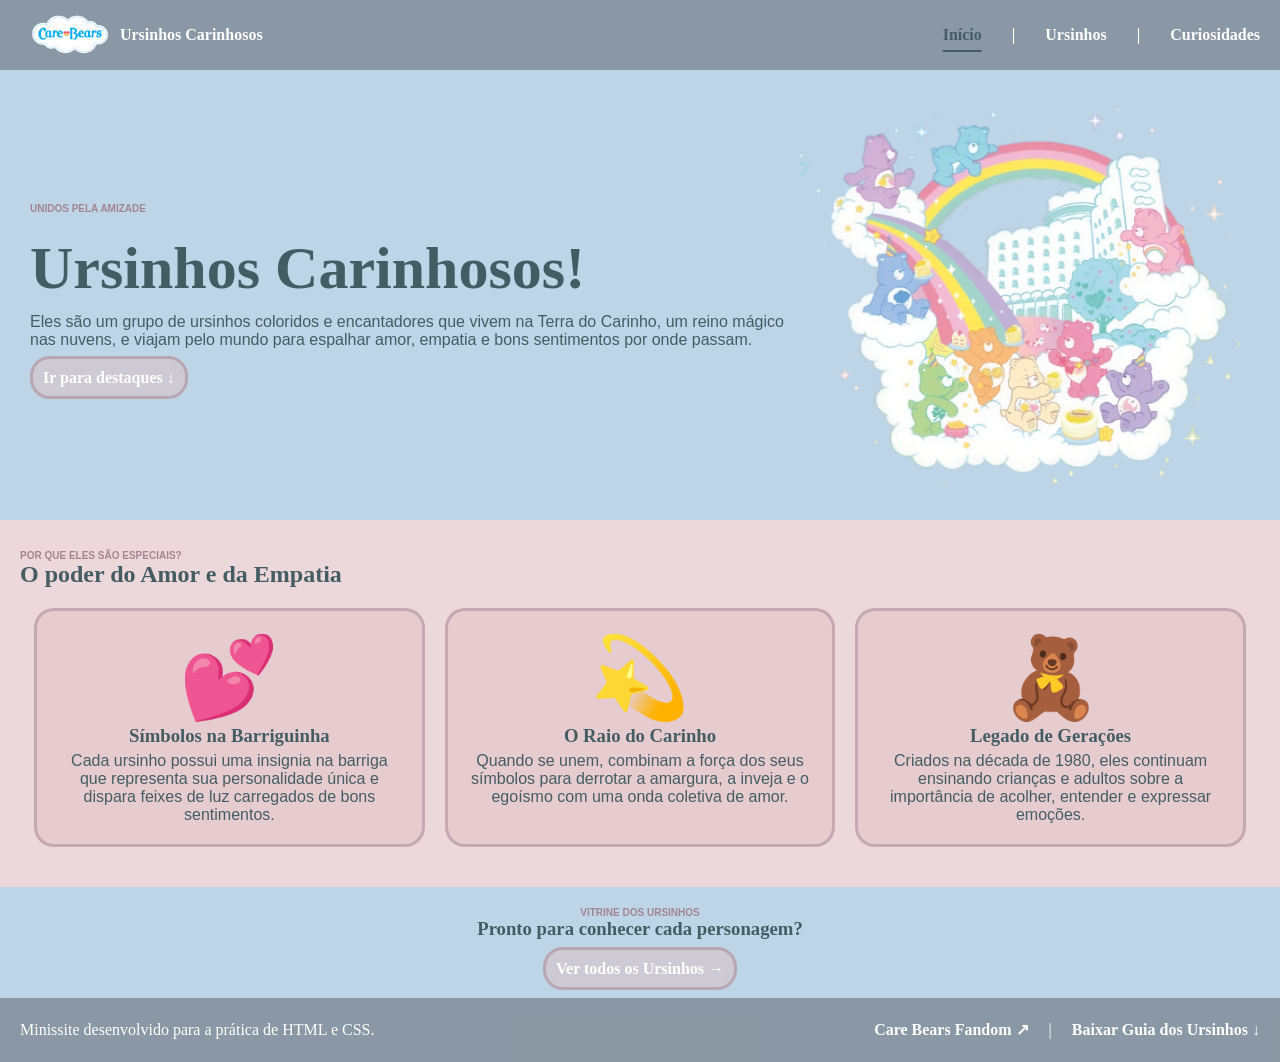
<file: index.html>
<!DOCTYPE html>
<html lang="pt-BR">
    <head>
        <meta charset="UTF-8"/>
        <title>Vitrine dos Ursinhos Carinhosos - Início</title>
        <link rel="stylesheet" href="css/style.css"/>
    </head>

    <body>
        <header>
            <section id="logo">
                <img src="assets/img/logo.png" alt="Logo dos Ursinhos Carinhosos"/>
                <p>Ursinhos Carinhosos</p>
            </section>
            <section id="opcoes">
                <span id="opcao-inicio"><a href="index.html">Início</a></span>
                <p>|</p>
                <span id="opcao-ursinhos"><a href="pages/ursinhos.html">Ursinhos</a></span>
                <p>|</p>
                <span id="opcao-curiosidades"><a href="pages/curiosidades.html">Curiosidades</a></span>
            </section>
        </header>

        <main>
            <section id="introducao">
                <article>
                    <p class="letras_pequenas">Unidos pela amizade</p>
                    <h1>Ursinhos Carinhosos!</h1>
                    <p>Eles são um grupo de ursinhos coloridos e encantadores que vivem na Terra do Carinho, um reino mágico nas nuvens, e viajam pelo mundo para espalhar amor, empatia e bons sentimentos por onde passam.</p>
                    <span id="ir-para-destaques"><a href="#destaques">Ir para destaques ↓</a></span>
                </article>
                <img src="assets/img/icon.png" alt="Foto dos ursinhos carinhosos na Nuvenlândia"/>
            </section>
            <section id="destaques">
                <article>
                    <p class="letras_pequenas">Por que eles são especiais?</p>
                    <h2>O poder do Amor e da Empatia</h2>
                </article>
                <section id="motivos">
                    <article class="motivo">
                        <span class="emoji">💕</span>
                        <h3>Símbolos na Barriguinha</h3>
                        <p>Cada ursinho possui uma insignia na barriga que representa sua personalidade única e dispara feixes de luz carregados de bons sentimentos.</p>
                    </article>
                    <article class="motivo">
                        <span class="emoji">💫</span>
                        <h3>O Raio do Carinho</h3>
                        <p>Quando se unem, combinam a força dos seus símbolos para derrotar a amargura, a inveja e o egoísmo com uma onda coletiva de amor.</p>
                    </article>
                    <article class="motivo">
                        <span class="emoji">🧸</span>
                        <h3>Legado de Gerações</h3>
                        <p>Criados na década de 1980, eles continuam ensinando crianças e adultos sobre a importância de acolher, entender e expressar emoções.</p>
                    </article>
                </section>
            </section>
            <section id="ir-para-personagens">
                <p class="letras_pequenas">Vitrine dos Ursinhos</p>
                <h3>Pronto para conhecer cada personagem?</h3>
                <a href="pages/ursinhos.html">Ver todos os Ursinhos →</a>
            </section>
        </main>

        <footer>
            <section>
                <p>Minissite desenvolvido para a prática de HTML e CSS.</p>
            </section>
            <section id="links-rodape">
                <span class="link"><a href="https://carebears.fandom.com/wiki/Care_Bears" target="_blank" rel="noreferrer">Care Bears Fandom ↗</a></span>
                <p>|</p>
                <span class="link"><a href="assets/files/guia_ursinhos_carinhosos.txt" download>Baixar Guia dos Ursinhos ↓</a></span>
            </section>
        </footer>
    </body>
</html>
</file>
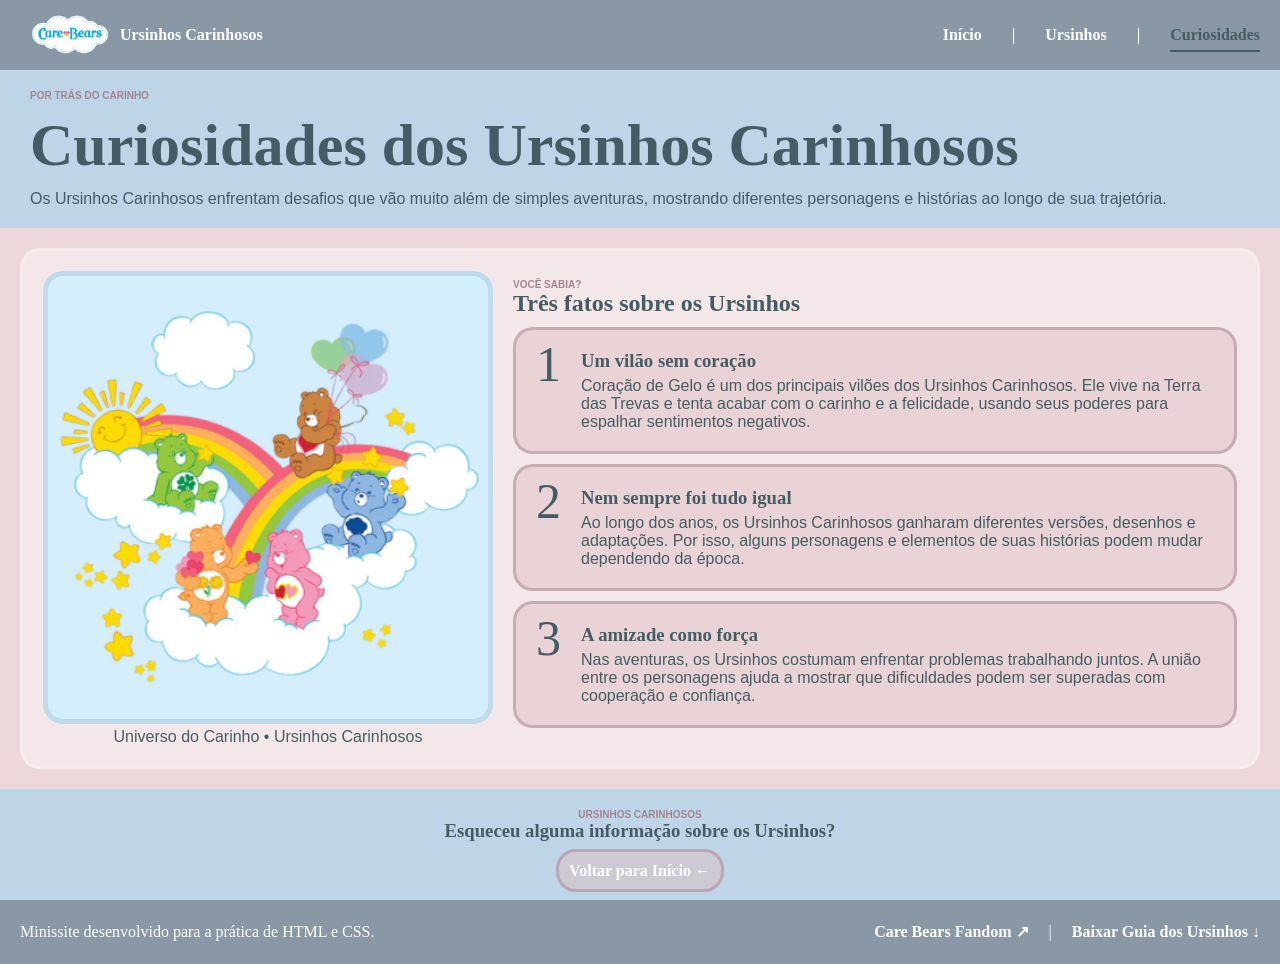
<file: pages/curiosidades.html>
<!DOCTYPE html>
<html lang="pt-BR">
    <head>
        <meta charset="UTF-8"/>
        <title>Vitrine dos Ursinhos Carinhosos - Curiosidades</title>
        <link rel="stylesheet" href="../css/curiosidades.css"/>
    </head>

    <body>
        <header>
            <section id="logo">
                <img src="../assets/img/logo.png" alt="Logo dos Ursinhos Carinhosos"/>
                <p>Ursinhos Carinhosos</p>
            </section>
            <section id="opcoes">
                <span id="opcao-inicio"><a href="../index.html">Início</a></span>
                <p>|</p>
                <span id="opcao-ursinhos"><a href="../pages/ursinhos.html">Ursinhos</a></span>
                <p>|</p>
                <span id="opcao-curiosidades"><a href="../pages/curiosidades.html">Curiosidades</a></span>
            </section>
        </header>

        <main>
            <section id="introducao">
                <article>
                    <p class="letras_pequenas">Por trás do carinho</p>
                    <h1>Curiosidades dos Ursinhos Carinhosos</h1>
                    <p>Os Ursinhos Carinhosos enfrentam desafios que vão muito além de simples aventuras, mostrando diferentes personagens e histórias ao longo de sua trajetória.</p>
                </article>
            </section>
            <section id="area-curiosidades">
                <section id="icone">
                    <img src="../assets/img/curiosidades.png" alt="Foto dos Ursinhos Carinhosos em um arco-íris."/>
                    <p>Universo do Carinho • Ursinhos Carinhosos</p>
                </section>
                <section>
                    <article>
                        <p class="letras_pequenas">Você sabia?</p>
                        <h2>Três fatos sobre os Ursinhos</h2>
                    </article>
                    <section id="curiosidades">
                        <section class="curiosidade">
                            <span class="numero">1</span>
                            <article>
                                <h3>Um vilão sem coração</h3>
                                <p>Coração de Gelo é um dos principais vilões dos Ursinhos Carinhosos. Ele vive na Terra das Trevas e tenta acabar com o carinho e a felicidade, usando seus poderes para espalhar sentimentos negativos.</p>
                            </article>
                        </section>
                        <section class="curiosidade">
                            <span class="numero">2</span>
                            <article>
                                <h3>Nem sempre foi tudo igual</h3>
                                <p>Ao longo dos anos, os Ursinhos Carinhosos ganharam diferentes versões, desenhos e adaptações. Por isso, alguns personagens e elementos de suas histórias podem mudar dependendo da época.</p>
                            </article>
                        </section>
                        <section class="curiosidade">
                            <span class="numero">3</span>
                            <article>
                                <h3>A amizade como força</h3>
                                <p>Nas aventuras, os Ursinhos costumam enfrentar problemas trabalhando juntos. A união entre os personagens ajuda a mostrar que dificuldades podem ser superadas com cooperação e confiança.</p>
                            </article>
                        </section>
                    </section>
                </section>
            </section>
            <section id="ir-para-inicio">
                <p class="letras_pequenas">Ursinhos Carinhosos</p>
                <h3>Esqueceu alguma informação sobre os Ursinhos?</h3>
                <a href="../index.html">Voltar para Início ←</a>
            </section>
        </main>

        <footer>
            <section>
                <p>Minissite desenvolvido para a prática de HTML e CSS.</p>
            </section>
            <section id="links-rodape">
                <span class="link"><a href="https://carebears.fandom.com/wiki/Care_Bears" target="_blank" rel="noreferrer">Care Bears Fandom ↗</a></span>
                <p>|</p>
                <span class="link"><a href="../assets/files/guia_ursinhos_carinhosos.txt" download>Baixar Guia dos Ursinhos ↓</a></span>
            </section>
        </footer>
    </body>
</html>
</file>
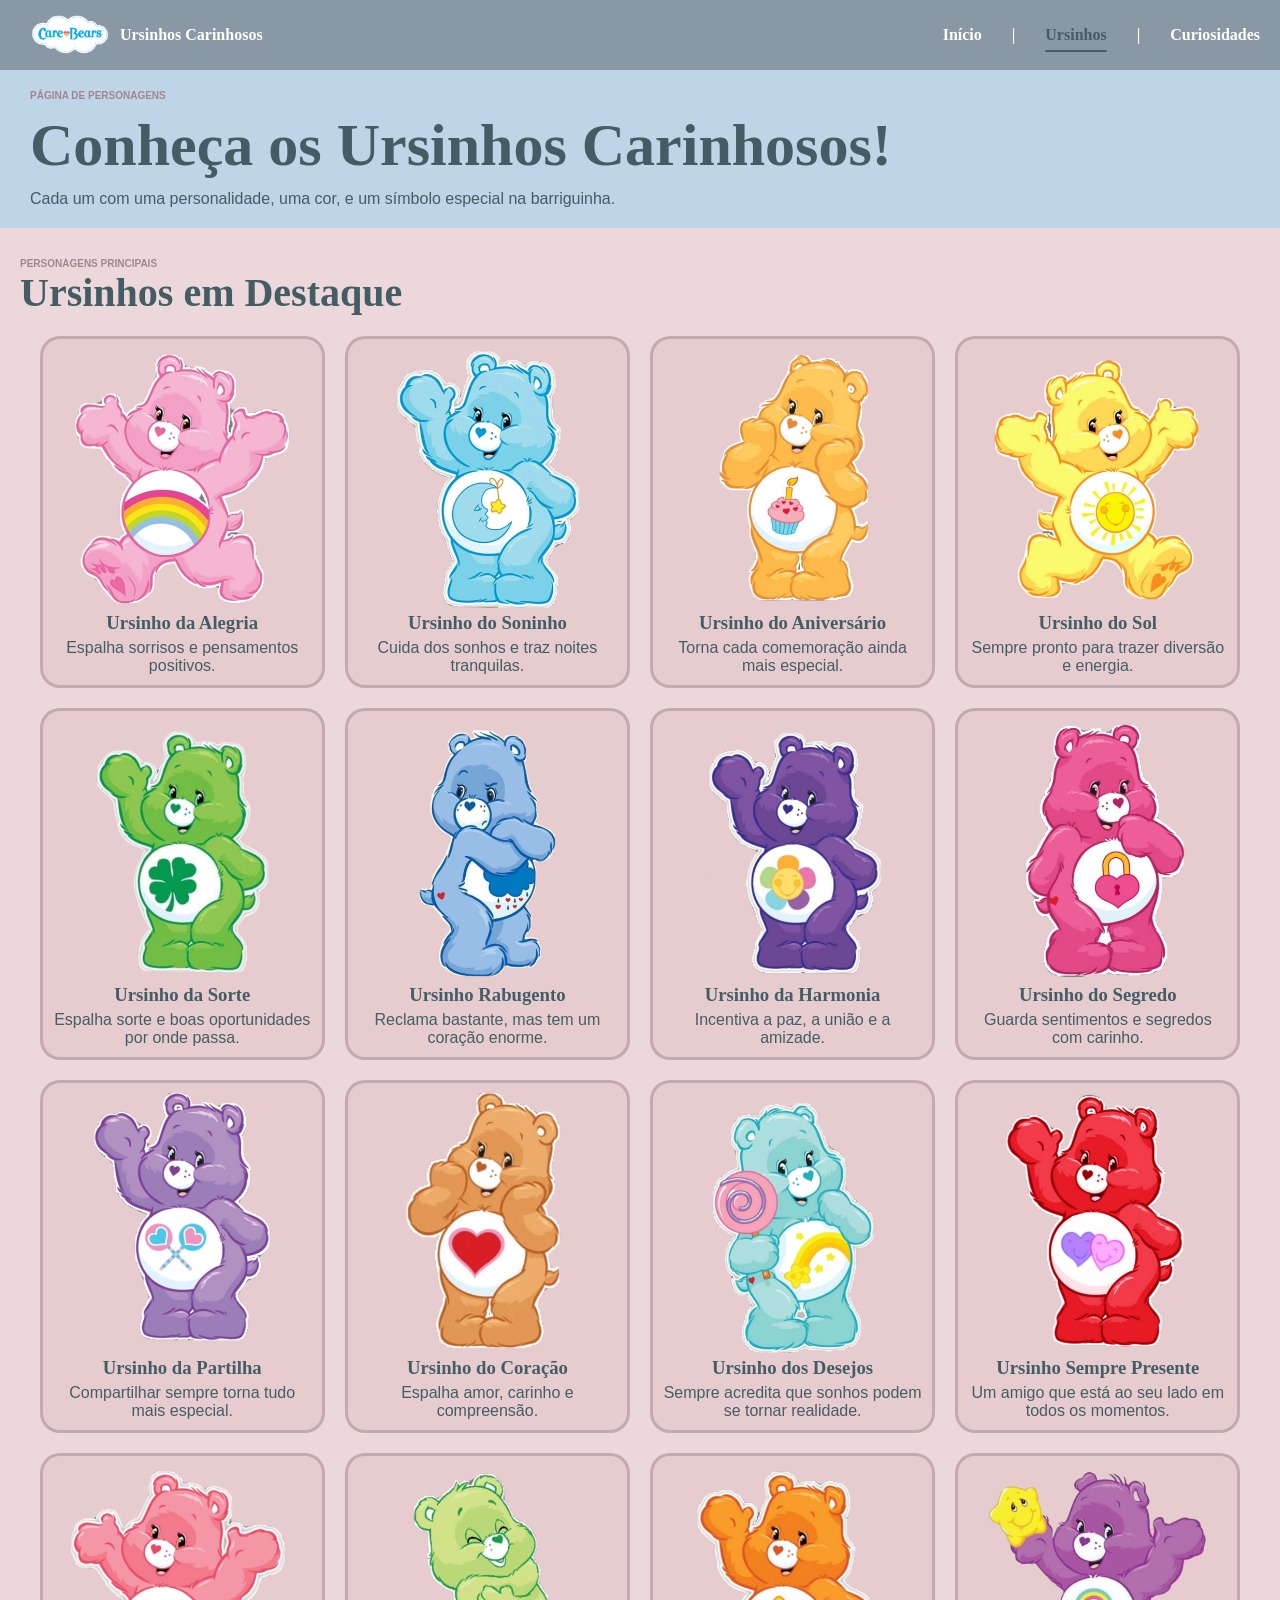
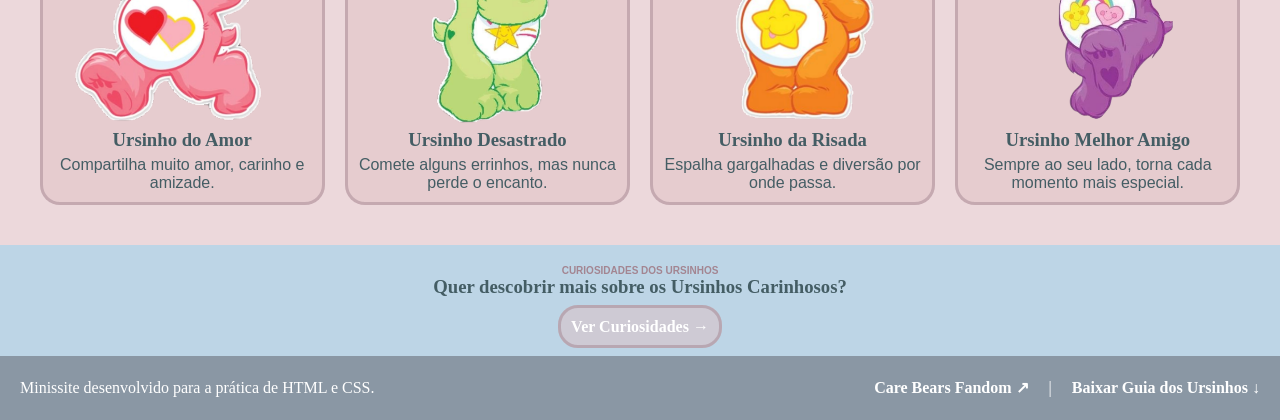
<file: pages/ursinhos.html>
<!DOCTYPE html>
<html lang="pt-BR">
    <head>
        <meta charset="UTF-8"/>
        <title>Vitrine dos Ursinhos Carinhosos - Ursinhos</title>
        <link rel="stylesheet" href="../css/ursinhos.css"/>
    </head>

    <body>
        <header>
            <section id="logo">
                <img src="../assets/img/logo.png" alt="Logo dos Ursinhos Carinhosos"/>
                <p>Ursinhos Carinhosos</p>
            </section>
            <section id="opcoes">
                <span id="opcao-inicio"><a href="../index.html">Início</a></span>
                <p>|</p>
                <span id="opcao-ursinhos"><a href="../pages/ursinhos.html">Ursinhos</a></span>
                <p>|</p>
                <span id="opcao-curiosidades"><a href="../pages/curiosidades.html">Curiosidades</a></span>
            </section>
        </header>

        <main>
            <section id="introducao">
                <article>
                    <p class="letras_pequenas">Página de personagens</p>
                    <h1>Conheça os Ursinhos Carinhosos!</h1>
                    <p>Cada um com uma personalidade, uma cor, e um símbolo especial na barriguinha.</p>
                </article>
            </section>
            <section id="personagens">
                <article>
                    <p class="letras_pequenas">Personagens principais</p>
                    <h2>Ursinhos em Destaque</h2>
                </article>
                <section id="ursinhos">
                    <article class="ursinho">
                        <img src="../assets/img/cheer.png" alt="Foto do Ursinho da Alegria"/>
                        <h3>Ursinho da Alegria</h3>
                        <p>Espalha sorrisos e pensamentos positivos.</p>
                    </article>
                    <article class="ursinho">
                        <img src="../assets/img/bedtime.png" alt="Foto do Ursinho do Soninho"/>
                        <h3>Ursinho do Soninho</h3>
                        <p>Cuida dos sonhos e traz noites tranquilas.</p>
                    </article>
                    <article class="ursinho">
                        <img src="../assets/img/birthday.png" alt="Foto do Ursinho do Aniversário"/>
                        <h3>Ursinho do Aniversário</h3>
                        <p>Torna cada comemoração ainda mais especial.</p>
                    </article>
                    <article class="ursinho">
                        <img src="../assets/img/funshine.png" alt="Foto do Ursinho da Sol"/>
                        <h3>Ursinho do Sol</h3>
                        <p>Sempre pronto para trazer diversão e energia.</p>
                    </article>
                    <article class="ursinho">
                        <img src="../assets/img/goodluck.png" alt="Foto do Ursinho da Sorte"/>
                        <h3>Ursinho da Sorte</h3>
                        <p>Espalha sorte e boas oportunidades por onde passa.</p>
                    </article>
                    <article class="ursinho">
                        <img src="../assets/img/grumpy.png" alt="Foto do Ursinho Rabugento"/>
                        <h3>Ursinho Rabugento</h3>
                        <p>Reclama bastante, mas tem um coração enorme.</p>
                    </article>
                    <article class="ursinho">
                        <img src="../assets/img/harmony.png" alt="Foto do Ursinho da Harmonia"/>
                        <h3>Ursinho da Harmonia</h3>
                        <p>Incentiva a paz, a união e a amizade.</p>
                    </article>
                    <article class="ursinho">
                        <img src="../assets/img/secretheart.png" alt="Foto do Ursinho do Segredo"/>
                        <h3>Ursinho do Segredo</h3>
                        <p>Guarda sentimentos e segredos com carinho.</p>
                    </article>
                    <article class="ursinho">
                        <img src="../assets/img/share.png" alt="Foto do Ursinho da Partilha"/>
                        <h3>Ursinho da Partilha</h3>
                        <p>Compartilhar sempre torna tudo mais especial.</p>
                    </article>
                    <article class="ursinho">
                        <img src="../assets/img/tenderheart.png" alt="Foto do Ursinho do Coração"/>
                        <h3>Ursinho do Coração</h3>
                        <p>Espalha amor, carinho e compreensão.</p>
                    </article>
                    <article class="ursinho">
                        <img src="../assets/img/wish.png" alt="Foto do Ursinho dos Desejos"/>
                        <h3>Ursinho dos Desejos</h3>
                        <p>Sempre acredita que sonhos podem se tornar realidade.</p>
                    </article>
                    <article class="ursinho">
                        <img src="../assets/img/alwaysthere.png" alt="Foto do Ursinho Sempre Presente"/>
                        <h3>Ursinho Sempre Presente</h3>
                        <p>Um amigo que está ao seu lado em todos os momentos.</p>
                    </article>
                    <article class="ursinho">
                        <img src="../assets/img/lovealot.png" alt="Foto do Ursinho do Amor"/>
                        <h3>Ursinho do Amor</h3>
                        <p>Compartilha muito amor, carinho e amizade.</p>
                    </article>
                    <article class="ursinho">
                        <img src="../assets/img/oopsy.png" alt="Foto do Ursinho Desastrado"/>
                        <h3>Ursinho Desastrado</h3>
                        <p>Comete alguns errinhos, mas nunca perde o encanto.</p>
                    </article>
                    <article class="ursinho">
                        <img src="../assets/img/laughalot.png" alt="Foto do Ursinho da Risada"/>
                        <h3>Ursinho da Risada</h3>
                        <p>Espalha gargalhadas e diversão por onde passa.</p>
                    </article>
                    <article class="ursinho">
                        <img src="../assets/img/bestfriend.png" alt="Foto do Ursinho Melhor Amigo"/>
                        <h3>Ursinho Melhor Amigo</h3>
                        <p>Sempre ao seu lado, torna cada momento mais especial.</p>
                    </article>
                </section>
            </section>
            <section id="ir-para-curiosidades">
                <p class="letras_pequenas">Curiosidades dos Ursinhos</p>
                <h3>Quer descobrir mais sobre os Ursinhos Carinhosos?</h3>
                <a href="../pages/curiosidades.html">Ver Curiosidades →</a>
            </section>
        </main>

        <footer>
            <section>
                <p>Minissite desenvolvido para a prática de HTML e CSS.</p>
            </section>
            <section id="links-rodape">
                <span class="link"><a href="https://carebears.fandom.com/wiki/Care_Bears" target="_blank" rel="noreferrer">Care Bears Fandom ↗</a></span>
                <p>|</p>
                <span class="link"><a href="../assets/files/guia_ursinhos_carinhosos.txt" download>Baixar Guia dos Ursinhos ↓</a></span>
            </section>
        </footer>
    </body>
</html>
</file>
<file: css/style.css>
* {
    padding: 0;
    margin: 0;
    box-sizing: border-box;
}

body {
    background-color: rgb(236, 216, 219);
    font-family: Georgia, 'Times New Roman', Times, serif;
    color: rgb(68, 93, 100);
}

header {
    background-color: rgba(98, 125, 141, 0.7);
    padding: 10px;
    display: flex;
    justify-content: space-between;
    padding-left: 20px;
    padding-right: 20px;
    align-items: center;
}

a {
    text-decoration: none;
    color: rgb(255, 255, 255);
}

a:hover {
    color: rgb(68, 93, 100);
}

#logo {
    display: flex;
    align-items: center;
    font-weight: bold;
    color: rgb(255, 255, 255);
}

#logo img {
    height: 50px;
}

#opcoes {
    color: white;
    display: flex;
    gap: 30px;
    font-weight: bold;
}

#opcao-inicio a{
    color: rgb(68, 93, 100);
    text-decoration: underline;
    text-decoration-thickness: 2px;
    text-underline-offset: 10px;
}

.letras_pequenas {
    font-family: 'Segoe UI', Tahoma, Geneva, Verdana, sans-serif;
    font-weight: bold;
    text-transform: uppercase;
    font-size: x-small;
    color: rgb(163, 133, 145);
}

#introducao {
    background-color: rgba(170, 212, 236, 0.7);
    padding-left: 30px;
    padding-right: 30px;
    display: flex;
    justify-content: space-between;
    align-items: center;
    gap: 10px;
    margin-bottom: 10px;
}

#introducao h1 {
    font-size: 60px;
    margin-top: 10px;
    margin-bottom: 10px;
}

#introducao p {
    font-family: 'Segoe UI', Tahoma, Geneva, Verdana, sans-serif;
    margin-bottom: 20px;
}

#ir-para-destaques {
    padding: 10px;
    background-color: rgb(223, 192, 196, 0.5);
    border-radius: 20px;
    border-style: solid;
    border-color: rgb(163, 133, 145, 0.5);
    font-weight: bold;
}

#ir-para-destaques a:hover {
    color: rgb(163, 133, 145);
}

#introducao img {
    width: 450px;
    height: 450px;
}

#destaques {
    padding: 20px;
}

#motivos {
    display: flex;
    flex-wrap: wrap;
    justify-content: center;
    gap: 20px;
    margin-top: 20px;
    margin-bottom: 20px;
}

.motivo {
    width: 31.5%;
    flex-direction: row;
    justify-content: center;
    align-items: center;
    background-color: rgb(223, 192, 196, 0.5);
    border-radius: 20px;
    border-style: solid;
    border-color: rgb(163, 133, 145, 0.5);
    padding: 20px;
    text-align: center;
}

.emoji {
    font-size: 80px;
}

.motivo p {
    font-family: 'Segoe UI', Tahoma, Geneva, Verdana, sans-serif;
    margin-top: 5px;
}

#ir-para-personagens {
    text-align: center;
    background-color: rgba(170, 212, 236, 0.7);
    padding:20px;
}

#ir-para-personagens h3 {
    margin-bottom: 20px;
}

#ir-para-personagens a {
    font-weight: bold;
    background-color: rgb(223, 192, 196, 0.5);
    padding: 10px;
    border-radius: 20px;
    border-style: solid;
    border-color: rgb(163, 133, 145, 0.5)
}

#ir-para-personagens a:hover {
    color: rgb(163, 133, 145);
}

footer {
    display: flex;
    justify-content: space-between;
    background-color: rgba(98, 125, 141, 0.7);
    color: white;
    align-items: center;
    line-height: 1.5;
    padding: 20px;
}

#links-rodape {
    display: flex;
    gap: 20px
}

.link {
    font-weight: bold;
}
</file>
<file: css/curiosidades.css>
* {
    padding: 0;
    margin: 0;
    box-sizing: border-box;
}

body {
    background-color: rgb(236, 216, 219);
    font-family: Georgia, 'Times New Roman', Times, serif;
    color: rgb(68, 93, 100);
}

header {
    background-color: rgba(98, 125, 141, 0.7);
    padding: 10px;
    display: flex;
    justify-content: space-between;
    padding-left: 20px;
    padding-right: 20px;
    align-items: center;
}

a {
    text-decoration: none;
    color: rgb(255, 255, 255);
}

a:hover {
    color: rgb(68, 93, 100);
}

#logo {
    display: flex;
    align-items: center;
    font-weight: bold;
    color: rgb(255, 255, 255);
}

#logo img {
    height: 50px;
}

#opcoes {
    color: white;
    display: flex;
    gap: 30px;
    font-weight: bold;
}

#opcao-curiosidades a{
    color: rgb(68, 93, 100);
    text-decoration: underline;
    text-decoration-thickness: 2px;
    text-underline-offset: 10px;
}

.letras_pequenas {
    font-family: 'Segoe UI', Tahoma, Geneva, Verdana, sans-serif;
    font-weight: bold;
    text-transform: uppercase;
    font-size: x-small;
    color: rgb(163, 133, 145);
}

#introducao {
    background-color: rgba(170, 212, 236, 0.7);
    padding: 20px;
    padding-left: 30px;
    padding-right: 30px;
    display: flex;
    justify-content: space-between;
    align-items: center;
    gap: 10px;
}

#introducao h1 {
    font-size: 60px;
    margin-top: 10px;
    margin-bottom: 10px;
}

#introducao p {
    font-family: 'Segoe UI', Tahoma, Geneva, Verdana, sans-serif;
}

#area-curiosidades {
    background-color: rgba(255, 255, 255, 0.4);
    padding: 20px;
    border-radius: 20px;
    border-style: solid;
    border-color: rgba(255, 255, 255, 0.2);
    margin: 20px;
    display: flex;
    gap: 20px;
    align-items: center;
}

#icone img {
    width: 450px;
    border-radius: 20px;
    padding: 5px;
    background-color: rgba(170, 212, 236, 0.7);
}

#icone p {
    text-align: center;
    font-family: 'Segoe UI', Tahoma, Geneva, Verdana, sans-serif;
}

.curiosidade {
    display: flex;
    gap: 20px;
    justify-content: center;
    align-items: flex-start;
    background-color: rgb(223, 192, 196, 0.5);
    border-radius: 20px;
    border-style: solid;
    border-color: rgb(163, 133, 145, 0.5);
    padding: 5px 20px ;
    margin-top: 10px;
    margin-bottom: 10px;
}

.curiosidade article {
    padding: 15px 0;
}

.curiosidade p {
    font-family: 'Segoe UI', Tahoma, Geneva, Verdana, sans-serif;
    margin-top: 5px;
}

.numero {
    font-size: 50px;
}

#ir-para-inicio {
    text-align: center;
    background-color: rgba(170, 212, 236, 0.7);
    padding:20px;
}

#ir-para-inicio h3 {
    margin-bottom: 20px;
}

#ir-para-inicio a {
    font-weight: bold;
    background-color: rgb(223, 192, 196, 0.5);
    padding: 10px;
    border-radius: 20px;
    border-style: solid;
    border-color: rgb(163, 133, 145, 0.5)
}

#ir-para-inicio a:hover {
    color: rgb(163, 133, 145);
}

footer {
    display: flex;
    justify-content: space-between;
    background-color: rgba(98, 125, 141, 0.7);
    color: white;
    align-items: center;
    line-height: 1.5;
    padding: 20px;
}

#links-rodape {
    display: flex;
    gap: 20px
}

.link {
    font-weight: bold;
}
</file>
<file: css/ursinhos.css>
* {
    padding: 0;
    margin: 0;
    box-sizing: border-box;
}

body {
    background-color: rgb(236, 216, 219);
    font-family: Georgia, 'Times New Roman', Times, serif;
    color: rgb(68, 93, 100);
}

header {
    background-color: rgba(98, 125, 141, 0.7);
    padding: 10px;
    display: flex;
    justify-content: space-between;
    padding-left: 20px;
    padding-right: 20px;
    align-items: center;
}

a {
    text-decoration: none;
    color: rgb(255, 255, 255);
}

a:hover {
    color: rgb(68, 93, 100);
}

#logo {
    display: flex;
    align-items: center;
    font-weight: bold;
    color: rgb(255, 255, 255);
}

#logo img {
    height: 50px;
}

#opcoes {
    color: white;
    display: flex;
    gap: 30px;
    font-weight: bold;
}

#opcao-ursinhos a{
    color: rgb(68, 93, 100);
    text-decoration: underline;
    text-decoration-thickness: 2px;
    text-underline-offset: 10px;
}

#ir-para-destaques {
    font-weight: bold;
}

.letras_pequenas {
    font-family: 'Segoe UI', Tahoma, Geneva, Verdana, sans-serif;
    font-weight: bold;
    text-transform: uppercase;
    font-size: x-small;
    color: rgb(163, 133, 145);
}

#introducao {
    background-color: rgba(170, 212, 236, 0.7);
    padding: 20px;
    padding-left: 30px;
    padding-right: 30px;
    display: flex;
    justify-content: space-between;
    align-items: center;
    gap: 10px;
    margin-bottom: 10px;
}

#introducao h1 {
    font-size: 60px;
    margin-top: 10px;
    margin-bottom: 10px;
}

#introducao p {
    font-family: 'Segoe UI', Tahoma, Geneva, Verdana, sans-serif;
}

#introducao img {
    width: 450px;
    height: 450px;
}

#personagens {
    padding: 20px;
}

#personagens h2 {
    font-size: 40px;
}

#ursinhos {
    display: flex;
    flex-wrap: wrap;
    justify-content: center;
    gap: 20px;
    margin-top: 20px;
    margin-bottom: 20px;
}

.ursinho {
    width: 23%;
    flex-direction: row;
    justify-content: center;
    align-items: center;
    background-color: rgb(223, 192, 196, 0.5);
    border-radius: 20px;
    border-style: solid;
    border-color: rgb(163, 133, 145, 0.5);
    padding: 10px;
    text-align: center;
}

.ursinho img {
    width: 100%;
}

.ursinho p {
    font-family: 'Segoe UI', Tahoma, Geneva, Verdana, sans-serif;
    margin-top: 5px;
}

#ir-para-curiosidades {
    text-align: center;
    background-color: rgba(170, 212, 236, 0.7);
    padding:20px;
}

#ir-para-curiosidades h3 {
    margin-bottom: 20px;
}

#ir-para-curiosidades a {
    font-weight: bold;
    background-color: rgb(223, 192, 196, 0.5);
    padding: 10px;
    border-radius: 20px;
    border-style: solid;
    border-color: rgb(163, 133, 145, 0.5)
}

#ir-para-curiosidades a:hover {
    color: rgb(163, 133, 145);
}

footer {
    display: flex;
    justify-content: space-between;
    background-color: rgba(98, 125, 141, 0.7);
    color: white;
    align-items: center;
    line-height: 1.5;
    padding: 20px;
}

#links-rodape {
    display: flex;
    gap: 20px
}

.link {
    font-weight: bold;
}
</file>
